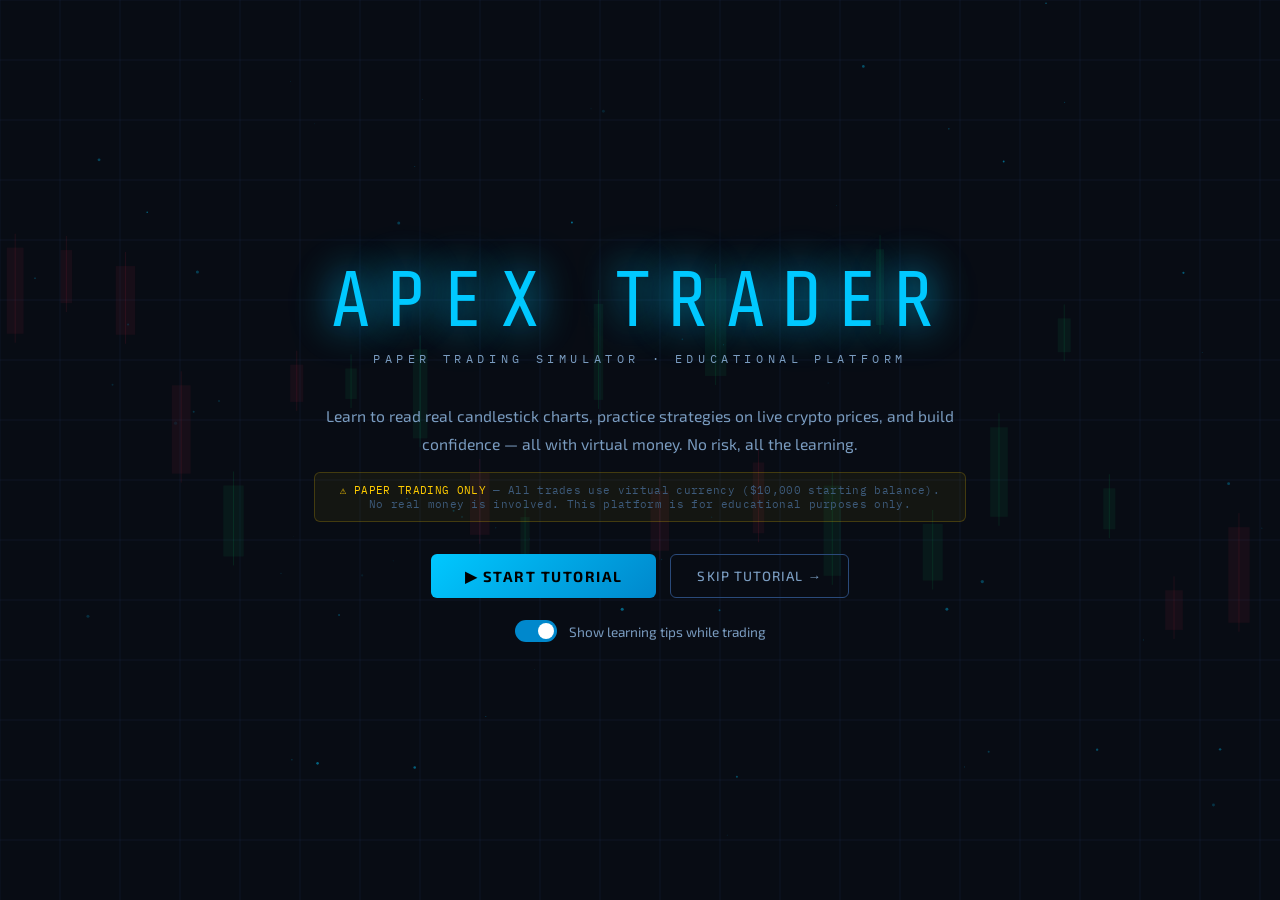
<file: index-1.html>
<!DOCTYPE html>
<html lang="en">
<head>
  <meta charset="UTF-8" />
  <meta name="viewport" content="width=device-width, initial-scale=1.0" />
  <title>APEX TRADER — Paper Trading Simulator</title>
  <link rel="stylesheet" href="style.css" />
</head>
<body>

<!-- ===================================================================
     LANDING SCREEN
=================================================================== -->
<div id="landing">
  <canvas id="landing-canvas"></canvas>
  <div class="landing-content">
    <div class="landing-logo">APEX TRADER</div>
    <div class="landing-sub">Paper Trading Simulator · Educational Platform</div>
    <p class="landing-desc">
      Learn to read real candlestick charts, practice strategies on live crypto prices,
      and build confidence — all with virtual money. No risk, all the learning.
    </p>
    <div class="disclaimer">
      <span>⚠ PAPER TRADING ONLY</span> — All trades use virtual currency ($10,000 starting balance).
      No real money is involved. This platform is for educational purposes only.
    </div>
    <div class="landing-buttons">
      <button class="btn-primary" onclick="startTutorial()">▶ Start Tutorial</button>
      <button class="btn-secondary" onclick="skipToTrading()">Skip Tutorial →</button>
    </div>
    <div class="toggle-row">
      <div class="toggle-switch on" id="learn-toggle" onclick="this.classList.toggle('on')"></div>
      <span>Show learning tips while trading</span>
    </div>
  </div>
</div>

<!-- ===================================================================
     MAIN APP
=================================================================== -->
<div id="app">

  <!-- TOP NAV -->
  <div class="topnav" id="topnav">
    <div class="nav-logo">APEX</div>
    <div class="nav-sep"></div>

    <!-- Coin selector (CoinGecko) -->
    <select class="coin-select" id="coin-select" onchange="onCoinChange()">
      <option value="bitcoin">BTC/USD</option>
      <option value="ethereum">ETH/USD</option>
      <option value="solana">SOL/USD</option>
      <option value="binancecoin">BNB/USD</option>
      <option value="ripple">XRP/USD</option>
      <option value="cardano">ADA/USD</option>
      <option value="dogecoin">DOGE/USD</option>
      <option value="avalanche-2">AVAX/USD</option>
      <option value="chainlink">LINK/USD</option>
      <option value="polkadot">DOT/USD</option>
    </select>

    <div class="nav-symbol" id="nav-symbol">BTC/USD</div>
    <div class="nav-price" id="nav-price">$—</div>
    <div class="nav-change up" id="nav-change">—</div>
    <div class="live-dot" id="live-dot"></div>
    <!-- Data source badge -->
    <div class="nav-data-badge sim-badge" id="data-source-badge">SIM</div>

    <div class="nav-sep"></div>

    <div class="tf-group">
      <button class="tf-btn active" data-tf="1">1m</button>
      <button class="tf-btn" data-tf="5">5m</button>
      <button class="tf-btn" data-tf="15">15m</button>
      <button class="tf-btn" data-tf="60">1h</button>
    </div>

    <div class="nav-sep"></div>

    <div class="speed-group">
      <span class="speed-label">SIM:</span>
      <button class="speed-btn active" data-spd="1">1×</button>
      <button class="speed-btn" data-spd="2">2×</button>
      <button class="speed-btn" data-spd="5">5×</button>
      <button class="speed-btn" data-spd="10">10×</button>
    </div>

    <button class="play-btn" id="play-btn" title="Play / Pause" onclick="togglePause()">⏸</button>

    <div class="nav-spacer"></div>

    <button class="nav-icon-btn" title="Resume Tutorial" onclick="resumeTutorial()">📚 Tutorial</button>
    <button class="nav-icon-btn" title="Glossary"  onclick="openModal('glossary-modal')">📖 Glossary</button>
    <button class="nav-icon-btn" title="Settings"  onclick="openModal('settings-modal')">⚙ Settings</button>
    <button class="nav-icon-btn" title="Reset"     onclick="openModal('reset-modal')">↺ Reset</button>
  </div>

  <!-- MAIN LAYOUT -->
  <div class="main-layout">

    <!-- CHART SECTION -->
    <div class="chart-section" id="chart-section">

      <div class="chart-header" id="chart-header">
        <div class="indicator-btns">
          <button class="ind-btn" data-ind="sma" onclick="toggleIndicator('sma',this)">SMA</button>
          <button class="ind-btn" data-ind="ema" onclick="toggleIndicator('ema',this)">EMA</button>
          <button class="ind-btn" data-ind="rsi" onclick="toggleIndicator('rsi',this)">RSI</button>
          <button class="ind-btn" data-ind="vol" onclick="toggleIndicator('vol',this)">VOL</button>
        </div>
        <div class="chart-header-spacer"></div>
        <button class="resume-tut-btn" id="tut-resume-small" onclick="resumeTutorial()" style="display:none">Resume Tutorial</button>
      </div>

      <div class="chart-wrap" id="chart-wrap">
        <canvas id="chart-canvas"></canvas>
        <div class="crosshair-price" id="crosshair-price"></div>
        <div class="crosshair-time"  id="crosshair-time"></div>
        <div class="ohlc-display" id="ohlc-display">
          <div class="ohlc-item"><span>O</span><span class="ohlc-o" id="ohlc-o">—</span></div>
          <div class="ohlc-item"><span>H</span><span class="ohlc-h" id="ohlc-h">—</span></div>
          <div class="ohlc-item"><span>L</span><span class="ohlc-l" id="ohlc-l">—</span></div>
          <div class="ohlc-item"><span>C</span><span class="ohlc-c" id="ohlc-c">—</span></div>
        </div>
        <!-- News ticker -->
        <div class="news-ticker">
          <div class="ticker-label">NEWS</div>
          <div class="ticker-content" id="news-ticker-content">Loading market data...</div>
        </div>
      </div>

      <!-- RSI sub-panel -->
      <div id="rsi-panel"><canvas id="rsi-canvas"></canvas></div>
      <!-- Volume sub-panel -->
      <div id="volume-panel"><canvas id="vol-canvas"></canvas></div>

    </div><!-- /chart-section -->

    <!-- RIGHT PANEL -->
    <div class="right-panel" id="right-panel">
      <div class="panel-tabs">
        <button class="panel-tab active" onclick="switchTab('trade',this)">Trade</button>
        <button class="panel-tab" onclick="switchTab('portfolio',this)">Portfolio</button>
        <button class="panel-tab" onclick="switchTab('history',this)">History</button>
        <button class="panel-tab" onclick="switchTab('journal',this)">Journal</button>
      </div>

      <div class="panel-content">

        <!-- ====== TRADE TAB ====== -->
        <div class="panel-section active" id="tab-trade">
          <div class="stat-grid" style="margin-bottom:11px">
            <div class="stat-box">
              <div class="stat-label">Balance</div>
              <div class="stat-value accent" id="balance-display">$10,000</div>
            </div>
            <div class="stat-box">
              <div class="stat-label">Equity</div>
              <div class="stat-value" id="equity-display">$10,000</div>
            </div>
            <div class="stat-box">
              <div class="stat-label">Unrealized PnL</div>
              <div class="stat-value" id="unreal-pnl">$0.00</div>
            </div>
            <div class="stat-box">
              <div class="stat-label">Realized PnL</div>
              <div class="stat-value" id="real-pnl">$0.00</div>
            </div>
          </div>

          <div class="trade-form" id="trade-form">
            <div class="form-group">
              <div class="form-label">
                <span>Position Size (USD)</span>
                <span class="hint" id="risk-hint">0% of balance</span>
              </div>
              <input type="number" class="form-input" id="size-input"
                     value="500" min="10" step="10" oninput="updateRisk()" />
            </div>
            <div class="form-group">
              <div class="form-label"><span>Stop Loss (Price)</span><span class="hint">Optional</span></div>
              <input type="number" class="form-input" id="sl-input" placeholder="e.g. 41000" />
            </div>
            <div class="form-group">
              <div class="form-label"><span>Take Profit (Price)</span><span class="hint">Optional</span></div>
              <input type="number" class="form-input" id="tp-input" placeholder="e.g. 44000" />
            </div>
            <div class="risk-bar-wrap">
              <div style="display:flex;justify-content:space-between">
                <span>Risk Level</span>
                <span id="risk-pct">0%</span>
              </div>
              <div class="risk-bar"><div class="risk-fill" id="risk-fill" style="width:5%"></div></div>
            </div>
            <div class="trade-btns">
              <button class="trade-buy"  id="buy-btn"  onclick="executeTrade('long')">↑ BUY LONG</button>
              <button class="trade-sell" id="sell-btn" onclick="executeTrade('short')">↓ SELL SHORT</button>
            </div>
          </div>

          <div style="margin-top:13px">
            <div class="section-title">Open Positions</div>
            <div id="open-positions">
              <div class="empty-state">No open positions.<br>Place a trade above.</div>
            </div>
          </div>
        </div>

        <!-- ====== PORTFOLIO TAB ====== -->
        <div class="panel-section" id="tab-portfolio">
          <div class="section-title">Account Summary</div>
          <div class="stat-grid">
            <div class="stat-box"><div class="stat-label">Balance</div>
              <div class="stat-value accent" id="port-balance">$10,000</div></div>
            <div class="stat-box"><div class="stat-label">Total PnL</div>
              <div class="stat-value" id="port-total-pnl">$0.00</div></div>
            <div class="stat-box"><div class="stat-label">Win Rate</div>
              <div class="stat-value" id="port-winrate">—</div></div>
            <div class="stat-box"><div class="stat-label">Total Trades</div>
              <div class="stat-value" id="port-trades">0</div></div>
            <div class="stat-box"><div class="stat-label">Best Trade</div>
              <div class="stat-value green" id="port-best">—</div></div>
            <div class="stat-box"><div class="stat-label">Worst Trade</div>
              <div class="stat-value red" id="port-worst">—</div></div>
          </div>
          <div class="section-title" style="margin-top:13px">Open Positions</div>
          <div id="port-positions"><div class="empty-state">No open positions.</div></div>
        </div>

        <!-- ====== HISTORY TAB ====== -->
        <div class="panel-section" id="tab-history">
          <div class="section-title">Trade History</div>
          <div id="trade-history">
            <div class="empty-state">No closed trades yet.<br>Close a position to see history.</div>
          </div>
        </div>

        <!-- ====== JOURNAL TAB ====== -->
        <div class="panel-section" id="tab-journal">
          <div class="section-title">Trading Journal</div>
          <textarea class="journal-input" id="journal-input"
                    placeholder="Write your trade notes here..."></textarea>
          <button class="btn-secondary"
                  style="width:100%;margin-bottom:11px;padding:7px"
                  onclick="saveJournal()">Save Note</button>
          <div id="journal-entries"></div>
        </div>

      </div><!-- /panel-content -->
    </div><!-- /right-panel -->

  </div><!-- /main-layout -->

  <!-- BOTTOM BAR -->
  <div class="bottom-bar">
    <div class="bottom-stat">Market: <strong id="market-status">LIVE</strong></div>
    <div class="bottom-stat">Data: <strong id="data-mode">SIM</strong></div>
    <div class="bottom-stat">Candles: <strong id="candle-count">0</strong></div>
    <div class="bottom-stat">Wins: <strong id="win-count" style="color:var(--bull-color)">0</strong></div>
    <div class="bottom-stat">Losses: <strong id="loss-count" style="color:var(--bear-color)">0</strong></div>
    <div class="bottom-stat" style="margin-left:auto">
      Session PnL: <strong id="session-pnl">$0.00</strong>
    </div>
  </div>

</div><!-- /app -->


<!-- ===================================================================
     TUTORIAL OVERLAY
=================================================================== -->
<div id="tutorial-overlay" style="display:none">
  <div class="tut-backdrop" id="tut-backdrop"></div>
  <div class="tut-spotlight" id="tut-spotlight"></div>
  <div class="tut-card" id="tut-card">
    <div class="tut-card-header">
      <span class="tut-step-badge" id="tut-badge">STEP 1 / 20</span>
      <button class="tut-skip-btn" onclick="endTutorial()">Skip Tutorial ×</button>
    </div>
    <div class="tut-progress-bar">
      <div class="tut-progress-fill" id="tut-progress"></div>
    </div>
    <div class="tut-title" id="tut-title"></div>
    <div class="tut-body"  id="tut-body"></div>
    <div class="tut-nav">
      <button class="tut-prev" onclick="tutPrev()">← Back</button>
      <button class="tut-next" onclick="tutNext()" id="tut-next-btn">Next →</button>
    </div>
  </div>
</div>


<!-- ===================================================================
     EDUCATION PANEL (Mentor Tips)
=================================================================== -->
<div id="edu-panel">
  <div class="edu-header">
    <span class="edu-title">💡 Mentor Tip</span>
    <button class="edu-close"
            onclick="document.getElementById('edu-panel').classList.remove('visible')">×</button>
  </div>
  <div class="edu-msg" id="edu-msg"></div>
</div>


<!-- ===================================================================
     NOTIFICATIONS
=================================================================== -->
<div id="notifications"></div>


<!-- ===================================================================
     GLOSSARY MODAL
=================================================================== -->
<div class="modal-backdrop" id="glossary-modal"
     onclick="if(event.target===this)closeModal('glossary-modal')">
  <div class="modal-box">
    <div class="modal-header">
      <h2>📖 GLOSSARY</h2>
      <button class="edu-close" style="font-size:1.2rem"
              onclick="closeModal('glossary-modal')">×</button>
    </div>
    <div id="glossary-list"></div>
  </div>
</div>


<!-- ===================================================================
     RESET MODAL
=================================================================== -->
<div class="modal-backdrop" id="reset-modal"
     onclick="if(event.target===this)closeModal('reset-modal')">
  <div class="modal-box reset-box">
    <h2>↺ RESET SIMULATION</h2>
    <p>This will restore your balance to $10,000 and clear all positions and trade history. Are you sure?</p>
    <div class="reset-btns">
      <button class="btn-primary" onclick="doReset()">Reset Everything</button>
      <button class="btn-secondary" onclick="closeModal('reset-modal')">Cancel</button>
    </div>
  </div>
</div>


<!-- ===================================================================
     SETTINGS MODAL
=================================================================== -->
<div class="modal-backdrop" id="settings-modal"
     onclick="if(event.target===this)closeModal('settings-modal')">
  <div class="modal-box">
    <div class="modal-header">
      <h2>⚙ SETTINGS</h2>
      <button class="edu-close" style="font-size:1.2rem"
              onclick="closeModal('settings-modal')">×</button>
    </div>

    <!-- Theme colors -->
    <div class="settings-section">
      <div class="settings-section-title">Accent Theme Color</div>
      <div class="theme-swatches" id="theme-swatches">
        <div class="theme-swatch active" data-theme="cyan"
             style="background:#00c8ff" title="Cyan" onclick="setTheme('cyan',this)"></div>
        <div class="theme-swatch" data-theme="emerald"
             style="background:#00ffaa" title="Emerald" onclick="setTheme('emerald',this)"></div>
        <div class="theme-swatch" data-theme="violet"
             style="background:#bb66ff" title="Violet" onclick="setTheme('violet',this)"></div>
        <div class="theme-swatch" data-theme="amber"
             style="background:#ffaa00" title="Amber" onclick="setTheme('amber',this)"></div>
        <div class="theme-swatch" data-theme="rose"
             style="background:#ff6688" title="Rose" onclick="setTheme('rose',this)"></div>
        <!-- Custom accent -->
        <label style="display:flex;align-items:center;gap:6px;font-family:var(--font-mono);font-size:0.7rem;color:var(--text-secondary)">
          Custom:
          <input type="color" class="color-input" id="custom-accent"
                 value="#00c8ff" oninput="setCustomAccent(this.value)" />
        </label>
      </div>
    </div>

    <!-- Candlestick colors -->
    <div class="settings-section">
      <div class="settings-section-title">Candlestick Colors</div>
      <div class="color-row">
        <label>Bullish (Up) candle</label>
        <input type="color" class="color-input" id="bull-color-input"
               value="#00e67a" oninput="setCandleColor('bull',this.value)" />
        <span style="font-family:var(--font-mono);font-size:0.7rem;color:var(--text-secondary)" id="bull-hex">#00e67a</span>
      </div>
      <div class="color-row">
        <label>Bearish (Down) candle</label>
        <input type="color" class="color-input" id="bear-color-input"
               value="#ff3355" oninput="setCandleColor('bear',this.value)" />
        <span style="font-family:var(--font-mono);font-size:0.7rem;color:var(--text-secondary)" id="bear-hex">#ff3355</span>
      </div>
      <!-- Presets -->
      <div style="margin-top:10px;display:flex;gap:8px;flex-wrap:wrap">
        <button class="btn-secondary" style="padding:5px 11px;font-size:0.7rem"
                onclick="applyCandlePreset('#00e67a','#ff3355')">🟢🔴 Default</button>
        <button class="btn-secondary" style="padding:5px 11px;font-size:0.7rem"
                onclick="applyCandlePreset('#26a69a','#ef5350')">🩵❤ TradingView</button>
        <button class="btn-secondary" style="padding:5px 11px;font-size:0.7rem"
                onclick="applyCandlePreset('#ffffff','#000000')">⬜⬛ B&W</button>
        <button class="btn-secondary" style="padding:5px 11px;font-size:0.7rem"
                onclick="applyCandlePreset('#00aaff','#ff6600')">🔵🟠 Blue/Orange</button>
      </div>
    </div>

    <!-- Data source -->
    <div class="settings-section">
      <div class="settings-section-title">Market Data Source</div>
      <div style="display:flex;gap:10px;flex-wrap:wrap">
        <button class="btn-secondary" style="padding:7px 16px;font-size:0.78rem" id="btn-use-live"
                onclick="switchDataSource('live')">🌐 Live (CoinGecko)</button>
        <button class="btn-secondary" style="padding:7px 16px;font-size:0.78rem" id="btn-use-sim"
                onclick="switchDataSource('sim')">🎲 Simulated</button>
      </div>
      <p style="font-family:var(--font-mono);font-size:0.68rem;color:var(--text-dim);margin-top:10px;line-height:1.6">
        Live mode pulls real price data from CoinGecko's free API every 10 seconds and
        generates candles from actual price movement. Simulated mode uses a procedural
        market engine. Both are paper trading only.
      </p>
    </div>

    <!-- Learn mode -->
    <div class="settings-section">
      <div class="settings-section-title">Learning Mode</div>
      <div class="toggle-row" style="justify-content:flex-start">
        <div class="toggle-switch on" id="settings-learn-toggle"
             onclick="toggleLearnMode(this)"></div>
        <span style="font-size:0.84rem;color:var(--text-secondary)">Show mentor tips &amp; educational warnings</span>
      </div>
    </div>

  </div>
</div>

<!-- JS -->
<script src="app.js"></script>
</body>
</html>
</file>
<file: style.css>
/* ============================================================
   APEX TRADER — style.css
   Paper Trading Simulator — Educational Platform
   ============================================================ */

@import url('https://fonts.googleapis.com/css2?family=Share+Tech+Mono&family=Exo+2:wght@300;400;500;600;700;900&family=IBM+Plex+Mono:wght@300;400;500&display=swap');

/* ============================================================
   CSS CUSTOM PROPERTIES (Theme Engine)
   ============================================================ */
:root {
  /* === BACKGROUND LAYERS === */
  --bg-deep:    #080c14;
  --bg-main:    #0d1421;
  --bg-panel:   #111827;
  --bg-card:    #141e2e;
  --bg-input:   #0d1829;

  /* === BORDERS === */
  --border:        #1e3050;
  --border-bright: #2a4a7a;

  /* === ACCENT (theme-switchable) === */
  --accent:      #00c8ff;
  --accent2:     #0088cc;
  --accent-glow: rgba(0,200,255,0.15);

  /* === CANDLE COLORS (user-customizable) === */
  --bull-color:     #00e67a;
  --bull-glow:      rgba(0,230,122,0.15);
  --bear-color:     #ff3355;
  --bear-glow:      rgba(255,51,85,0.15);

  /* === STATIC COLORS === */
  --yellow:  #ffcc00;

  /* === TEXT === */
  --text-primary:   #e8f0ff;
  --text-secondary: #7a9cc0;
  --text-dim:       #3d5a7a;

  /* === TYPOGRAPHY === */
  --font-main: 'Exo 2', sans-serif;
  --font-mono: 'IBM Plex Mono', monospace;
  --font-tech: 'Share Tech Mono', monospace;
}

/* ============================================================
   THEME PRESETS — applied via JS by adding class to :root
   ============================================================ */
:root.theme-amber {
  --accent:      #ffaa00;
  --accent2:     #cc7700;
  --accent-glow: rgba(255,170,0,0.15);
}
:root.theme-violet {
  --accent:      #bb66ff;
  --accent2:     #8833cc;
  --accent-glow: rgba(187,102,255,0.15);
}
:root.theme-emerald {
  --accent:      #00ffaa;
  --accent2:     #00cc77;
  --accent-glow: rgba(0,255,170,0.15);
}
:root.theme-rose {
  --accent:      #ff6688;
  --accent2:     #cc3355;
  --accent-glow: rgba(255,102,136,0.15);
}
:root.theme-cyan {
  --accent:      #00c8ff;
  --accent2:     #0088cc;
  --accent-glow: rgba(0,200,255,0.15);
}

/* ============================================================
   RESET & BASE
   ============================================================ */
*, *::before, *::after { margin: 0; padding: 0; box-sizing: border-box; }

html, body {
  width: 100%; height: 100%;
  background: var(--bg-deep);
  color: var(--text-primary);
  font-family: var(--font-main);
  overflow: hidden;
}

button { font-family: inherit; }

/* ============================================================
   LANDING SCREEN
   ============================================================ */
#landing {
  position: fixed; inset: 0;
  background: var(--bg-deep);
  display: flex; flex-direction: column;
  align-items: center; justify-content: center;
  z-index: 1000;
  overflow: hidden;
  transition: opacity 0.5s;
}

#landing-canvas {
  position: absolute; inset: 0;
  pointer-events: none;
}

.landing-content {
  position: relative; z-index: 2;
  text-align: center;
  max-width: 700px;
  padding: 40px 24px;
}

.landing-logo {
  font-family: var(--font-tech);
  font-size: clamp(2.4rem, 6vw, 5rem);
  letter-spacing: 0.2em;
  color: var(--accent);
  text-shadow: 0 0 40px var(--accent), 0 0 80px var(--accent-glow);
  margin-bottom: 6px;
}

.landing-sub {
  font-family: var(--font-mono);
  font-size: 0.72rem;
  letter-spacing: 0.4em;
  color: var(--text-secondary);
  text-transform: uppercase;
  margin-bottom: 36px;
}

.landing-desc {
  font-size: 0.98rem;
  line-height: 1.8;
  color: var(--text-secondary);
  margin-bottom: 14px;
}

.disclaimer {
  font-family: var(--font-mono);
  font-size: 0.68rem;
  color: var(--text-dim);
  background: rgba(255,204,0,0.05);
  border: 1px solid rgba(255,204,0,0.2);
  border-radius: 6px;
  padding: 10px 16px;
  margin-bottom: 32px;
  letter-spacing: 0.03em;
}
.disclaimer span { color: var(--yellow); }

.landing-buttons {
  display: flex; gap: 14px; justify-content: center; flex-wrap: wrap;
  margin-bottom: 22px;
}

.toggle-row {
  display: flex; align-items: center; gap: 12px;
  justify-content: center;
  font-size: 0.85rem;
  color: var(--text-secondary);
}

/* ============================================================
   BUTTONS
   ============================================================ */
.btn-primary {
  font-family: var(--font-main);
  font-weight: 700;
  font-size: 0.92rem;
  letter-spacing: 0.1em;
  text-transform: uppercase;
  padding: 13px 34px;
  border: none; border-radius: 6px;
  cursor: pointer;
  background: linear-gradient(135deg, var(--accent), var(--accent2));
  color: #000;
  transition: all 0.2s;
}
.btn-primary:hover {
  transform: translateY(-2px);
  box-shadow: 0 8px 28px var(--accent-glow);
}

.btn-secondary {
  font-family: var(--font-main);
  font-weight: 500;
  font-size: 0.84rem;
  letter-spacing: 0.08em;
  text-transform: uppercase;
  padding: 13px 26px;
  border: 1px solid var(--border-bright);
  border-radius: 6px;
  cursor: pointer;
  background: transparent;
  color: var(--text-secondary);
  transition: all 0.2s;
}
.btn-secondary:hover {
  border-color: var(--accent);
  color: var(--accent);
  background: var(--accent-glow);
}

.btn-danger {
  background: var(--bear-color);
  color: #fff;
  border: none;
  border-radius: 6px;
  padding: 10px 22px;
  font-weight: 700;
  cursor: pointer;
  transition: opacity 0.2s;
}
.btn-danger:hover { opacity: 0.85; }

/* ============================================================
   TOGGLE SWITCH
   ============================================================ */
.toggle-switch {
  width: 42px; height: 22px;
  background: var(--border);
  border-radius: 11px;
  cursor: pointer;
  position: relative;
  transition: background 0.2s;
  flex-shrink: 0;
}
.toggle-switch.on { background: var(--accent2); }
.toggle-switch::after {
  content: '';
  position: absolute;
  top: 3px; left: 3px;
  width: 16px; height: 16px;
  background: #fff;
  border-radius: 50%;
  transition: transform 0.2s;
}
.toggle-switch.on::after { transform: translateX(20px); }

/* ============================================================
   APP SHELL
   ============================================================ */
#app {
  display: none;
  width: 100vw; height: 100vh;
  flex-direction: column;
  overflow: hidden;
}
#app.visible { display: flex; }

/* ============================================================
   TOP NAVIGATION
   ============================================================ */
.topnav {
  height: 48px;
  background: var(--bg-panel);
  border-bottom: 1px solid var(--border);
  display: flex; align-items: center;
  padding: 0 14px;
  gap: 12px;
  flex-shrink: 0;
  z-index: 100;
  overflow-x: auto;
}

.topnav::-webkit-scrollbar { display: none; }

.nav-logo {
  font-family: var(--font-tech);
  font-size: 1rem;
  letter-spacing: 0.15em;
  color: var(--accent);
  text-shadow: 0 0 12px var(--accent);
  white-space: nowrap;
  flex-shrink: 0;
}

.nav-sep {
  width: 1px; height: 24px;
  background: var(--border);
  flex-shrink: 0;
}

/* Coin selector */
.coin-select {
  background: var(--bg-input);
  border: 1px solid var(--border);
  border-radius: 5px;
  padding: 4px 8px;
  font-family: var(--font-tech);
  font-size: 0.8rem;
  color: var(--text-primary);
  cursor: pointer;
  outline: none;
  transition: border-color 0.15s;
}
.coin-select:focus { border-color: var(--accent); }

.nav-symbol {
  font-family: var(--font-tech);
  font-size: 0.88rem;
  color: var(--text-secondary);
  white-space: nowrap;
  flex-shrink: 0;
}

.nav-price {
  font-family: var(--font-tech);
  font-size: 1rem;
  font-weight: 700;
  letter-spacing: 0.04em;
  transition: color 0.25s;
  white-space: nowrap;
  flex-shrink: 0;
}

.nav-change {
  font-family: var(--font-mono);
  font-size: 0.72rem;
  padding: 3px 8px;
  border-radius: 4px;
  font-weight: 500;
  white-space: nowrap;
  flex-shrink: 0;
}
.nav-change.up { background: var(--bull-glow); color: var(--bull-color); }
.nav-change.dn { background: var(--bear-glow); color: var(--bear-color); }

.nav-data-badge {
  font-family: var(--font-mono);
  font-size: 0.6rem;
  padding: 2px 7px;
  border-radius: 4px;
  letter-spacing: 0.08em;
  white-space: nowrap;
  flex-shrink: 0;
}
.nav-data-badge.live-badge { background: rgba(0,230,122,0.1); color: var(--bull-color); border: 1px solid rgba(0,230,122,0.2); }
.nav-data-badge.sim-badge  { background: rgba(255,204,0,0.1);  color: var(--yellow);     border: 1px solid rgba(255,204,0,0.2); }

.nav-spacer { flex: 1; min-width: 8px; }

.tf-group { display: flex; gap: 4px; flex-shrink: 0; }

.tf-btn {
  font-family: var(--font-mono);
  font-size: 0.68rem;
  padding: 4px 9px;
  border: 1px solid var(--border);
  border-radius: 4px;
  background: transparent;
  color: var(--text-dim);
  cursor: pointer;
  transition: all 0.15s;
  letter-spacing: 0.04em;
  white-space: nowrap;
}
.tf-btn:hover  { border-color: var(--accent); color: var(--accent); }
.tf-btn.active { background: var(--accent-glow); border-color: var(--accent); color: var(--accent); }

.speed-group { display: flex; gap: 4px; align-items: center; flex-shrink: 0; }
.speed-label { font-family: var(--font-mono); font-size: 0.62rem; color: var(--text-dim); }

.speed-btn {
  font-family: var(--font-mono);
  font-size: 0.62rem;
  padding: 3px 7px;
  border: 1px solid var(--border);
  border-radius: 4px;
  background: transparent;
  color: var(--text-dim);
  cursor: pointer;
  transition: all 0.15s;
}
.speed-btn:hover  { border-color: var(--accent2); color: var(--accent2); }
.speed-btn.active { background: rgba(0,136,204,0.12); border-color: var(--accent2); color: var(--accent2); }

.play-btn {
  font-size: 0.8rem;
  width: 28px; height: 28px;
  border: 1px solid var(--border-bright);
  border-radius: 50%;
  background: transparent;
  color: var(--accent);
  cursor: pointer;
  display: flex; align-items: center; justify-content: center;
  transition: all 0.15s;
  flex-shrink: 0;
}
.play-btn:hover { background: var(--accent-glow); border-color: var(--accent); }

.nav-icon-btn {
  width: 28px; height: 28px;
  border: 1px solid var(--border);
  border-radius: 5px;
  background: transparent;
  color: var(--text-secondary);
  cursor: pointer;
  display: flex; align-items: center; justify-content: center;
  font-size: 0.82rem;
  transition: all 0.15s;
  flex-shrink: 0;
  white-space: nowrap;
  padding: 0 6px;
  width: auto;
  font-size: 0.7rem;
  gap: 4px;
}
.nav-icon-btn:hover { border-color: var(--accent); color: var(--accent); background: var(--accent-glow); }

/* ============================================================
   MAIN LAYOUT
   ============================================================ */
.main-layout {
  flex: 1;
  display: flex;
  overflow: hidden;
  min-height: 0;
}

/* ============================================================
   CHART SECTION
   ============================================================ */
.chart-section {
  flex: 1;
  display: flex;
  flex-direction: column;
  min-width: 0;
  border-right: 1px solid var(--border);
}

.chart-header {
  height: 38px;
  display: flex; align-items: center;
  padding: 0 14px;
  gap: 10px;
  border-bottom: 1px solid var(--border);
  flex-shrink: 0;
  background: var(--bg-panel);
}

.indicator-btns { display: flex; gap: 6px; }

.ind-btn {
  font-family: var(--font-mono);
  font-size: 0.63rem;
  padding: 3px 8px;
  border: 1px solid var(--border);
  border-radius: 4px;
  background: transparent;
  color: var(--text-dim);
  cursor: pointer;
  transition: all 0.15s;
  letter-spacing: 0.03em;
}
.ind-btn:hover  { border-color: var(--yellow); color: var(--yellow); }
.ind-btn.active { background: rgba(255,204,0,0.08); border-color: var(--yellow); color: var(--yellow); }

.chart-header-spacer { flex: 1; }

.resume-tut-btn {
  font-family: var(--font-main);
  font-size: 0.68rem; font-weight: 600;
  letter-spacing: 0.06em; text-transform: uppercase;
  padding: 5px 11px;
  border: 1px solid var(--accent);
  border-radius: 4px;
  background: var(--accent-glow);
  color: var(--accent);
  cursor: pointer;
  transition: all 0.15s;
}
.resume-tut-btn:hover { background: rgba(0,200,255,0.2); }

.chart-wrap {
  flex: 1;
  position: relative;
  min-height: 0;
}

#chart-canvas {
  display: block;
  width: 100%; height: 100%;
  cursor: crosshair;
}

.crosshair-price {
  position: absolute; right: 0;
  background: var(--accent); color: #000;
  font-family: var(--font-tech); font-size: 0.7rem;
  padding: 2px 7px;
  pointer-events: none; display: none; z-index: 10;
  border-radius: 3px 0 0 3px;
}

.crosshair-time {
  position: absolute; bottom: 28px;
  background: var(--accent); color: #000;
  font-family: var(--font-tech); font-size: 0.63rem;
  padding: 2px 6px;
  pointer-events: none; display: none; z-index: 10;
  border-radius: 3px; transform: translateX(-50%);
}

.ohlc-display {
  position: absolute; top: 10px; left: 14px;
  font-family: var(--font-mono); font-size: 0.68rem;
  color: var(--text-secondary);
  pointer-events: none; z-index: 5;
  display: flex; gap: 14px;
}
.ohlc-item span { margin-right: 3px; color: var(--text-dim); }
.ohlc-h { color: var(--bull-color); }
.ohlc-l { color: var(--bear-color); }
.ohlc-c { color: var(--text-primary); font-weight: 600; }

/* Sub-panels */
#rsi-panel {
  height: 80px;
  background: var(--bg-deep);
  border-top: 1px solid var(--border);
  position: relative; flex-shrink: 0;
  display: none;
}
#rsi-panel.visible { display: block; }
#rsi-canvas { display: block; width: 100%; height: 100%; }

#volume-panel {
  height: 58px;
  background: var(--bg-deep);
  border-top: 1px solid var(--border);
  position: relative; flex-shrink: 0;
  display: none;
}
#volume-panel.visible { display: block; }
#vol-canvas { display: block; width: 100%; height: 100%; }

/* News ticker */
.news-ticker {
  position: absolute; bottom: 0; left: 0; right: 0;
  height: 22px;
  background: rgba(0,0,0,0.55);
  overflow: hidden;
  display: flex; align-items: center;
  pointer-events: none;
}
.ticker-label {
  background: var(--accent); color: #000;
  font-family: var(--font-tech); font-size: 0.58rem;
  padding: 2px 8px; letter-spacing: 0.1em;
  white-space: nowrap; height: 100%;
  display: flex; align-items: center;
  flex-shrink: 0; z-index: 2;
}
.ticker-content {
  font-family: var(--font-mono); font-size: 0.6rem;
  color: var(--text-secondary);
  white-space: nowrap;
  animation: ticker 55s linear infinite;
  padding-left: 20px;
}
@keyframes ticker {
  from { transform: translateX(0); }
  to   { transform: translateX(-50%); }
}

/* ============================================================
   RIGHT PANEL
   ============================================================ */
.right-panel {
  width: 284px; flex-shrink: 0;
  display: flex; flex-direction: column;
  background: var(--bg-panel);
  overflow: hidden;
}

.panel-tabs {
  display: flex;
  border-bottom: 1px solid var(--border);
  flex-shrink: 0;
}
.panel-tab {
  flex: 1;
  padding: 9px 0;
  font-family: var(--font-main); font-size: 0.7rem;
  font-weight: 600; letter-spacing: 0.07em;
  text-transform: uppercase; text-align: center;
  cursor: pointer; color: var(--text-dim);
  border: none; background: none;
  border-bottom: 2px solid transparent;
  transition: all 0.15s;
}
.panel-tab:hover  { color: var(--text-secondary); }
.panel-tab.active { color: var(--accent); border-bottom-color: var(--accent); }

.panel-content {
  flex: 1; overflow-y: auto;
  padding: 12px;
  scrollbar-width: thin;
  scrollbar-color: var(--border) transparent;
}
.panel-content::-webkit-scrollbar { width: 4px; }
.panel-content::-webkit-scrollbar-thumb { background: var(--border); border-radius: 2px; }

.panel-section { display: none; }
.panel-section.active { display: block; }

/* ============================================================
   STATS GRID
   ============================================================ */
.stat-grid {
  display: grid; grid-template-columns: 1fr 1fr;
  gap: 7px; margin-bottom: 12px;
}
.stat-box {
  background: var(--bg-card);
  border: 1px solid var(--border);
  border-radius: 7px;
  padding: 9px 11px;
}
.stat-label {
  font-family: var(--font-mono); font-size: 0.58rem;
  letter-spacing: 0.07em; color: var(--text-dim);
  text-transform: uppercase; margin-bottom: 4px;
}
.stat-value {
  font-family: var(--font-tech); font-size: 0.9rem;
  color: var(--text-primary); font-weight: 700;
}
.stat-value.green  { color: var(--bull-color); }
.stat-value.red    { color: var(--bear-color); }
.stat-value.accent { color: var(--accent); }

/* ============================================================
   TRADE FORM
   ============================================================ */
.trade-form { display: flex; flex-direction: column; gap: 9px; }

.form-group { display: flex; flex-direction: column; gap: 4px; }

.form-label {
  font-family: var(--font-mono); font-size: 0.62rem;
  letter-spacing: 0.07em; color: var(--text-dim);
  text-transform: uppercase;
  display: flex; justify-content: space-between;
}
.form-label .hint { color: var(--text-dim); font-size: 0.58rem; }

.form-input {
  background: var(--bg-input);
  border: 1px solid var(--border);
  border-radius: 5px;
  padding: 8px 11px;
  font-family: var(--font-tech); font-size: 0.86rem;
  color: var(--text-primary);
  outline: none; transition: border-color 0.15s; width: 100%;
}
.form-input:focus { border-color: var(--accent); }

.trade-btns {
  display: grid; grid-template-columns: 1fr 1fr;
  gap: 7px; margin-top: 3px;
}

.trade-buy, .trade-sell {
  padding: 11px 0; border: none; border-radius: 6px;
  font-family: var(--font-main); font-size: 0.82rem;
  font-weight: 700; letter-spacing: 0.07em;
  text-transform: uppercase; cursor: pointer;
  transition: all 0.15s;
}
.trade-buy  { background: var(--bull-color); color: #000; }
.trade-buy:hover  { filter: brightness(1.15); box-shadow: 0 4px 18px var(--bull-glow); transform: translateY(-1px); }
.trade-sell { background: var(--bear-color); color: #fff; }
.trade-sell:hover { filter: brightness(1.15); box-shadow: 0 4px 18px var(--bear-glow); transform: translateY(-1px); }

.risk-bar-wrap {
  background: var(--bg-input); border: 1px solid var(--border);
  border-radius: 5px; padding: 8px 11px;
  font-family: var(--font-mono); font-size: 0.68rem;
  color: var(--text-secondary);
  display: flex; flex-direction: column; gap: 5px;
}
.risk-bar {
  height: 4px; background: var(--border);
  border-radius: 2px; overflow: hidden;
}
.risk-fill {
  height: 100%;
  background: linear-gradient(90deg, var(--bull-color), var(--yellow), var(--bear-color));
  border-radius: 2px; transition: width 0.3s;
}

/* ============================================================
   POSITION CARDS
   ============================================================ */
.section-title {
  font-family: var(--font-mono); font-size: 0.62rem;
  letter-spacing: 0.09em; color: var(--text-dim);
  text-transform: uppercase; margin-bottom: 9px;
  padding-bottom: 5px; border-bottom: 1px solid var(--border);
}

.position-card {
  background: var(--bg-card); border: 1px solid var(--border);
  border-radius: 7px; padding: 9px 11px; margin-bottom: 7px;
}
.pos-header {
  display: flex; justify-content: space-between; align-items: center;
  margin-bottom: 6px;
}
.pos-type {
  font-family: var(--font-mono); font-size: 0.62rem;
  font-weight: 700; letter-spacing: 0.09em;
  padding: 2px 6px; border-radius: 3px;
}
.pos-type.long  { background: var(--bull-glow); color: var(--bull-color); }
.pos-type.short { background: var(--bear-glow); color: var(--bear-color); }

.pos-close-btn {
  font-family: var(--font-mono); font-size: 0.62rem;
  padding: 2px 7px; border: 1px solid var(--border);
  border-radius: 3px; background: transparent;
  color: var(--text-dim); cursor: pointer; transition: all 0.15s;
}
.pos-close-btn:hover { border-color: var(--bear-color); color: var(--bear-color); }

.pos-row {
  display: flex; justify-content: space-between;
  font-family: var(--font-mono); font-size: 0.68rem;
  color: var(--text-secondary); margin-bottom: 3px;
}
.pos-pnl {
  font-family: var(--font-tech); font-size: 0.88rem;
  font-weight: 700; text-align: right; margin-top: 4px;
}

/* ============================================================
   TRADE HISTORY
   ============================================================ */
.history-row {
  display: flex; align-items: center; gap: 7px;
  padding: 7px 0; border-bottom: 1px solid var(--border);
  font-family: var(--font-mono); font-size: 0.68rem;
  color: var(--text-secondary);
}
.history-row:last-child { border-bottom: none; }

.hist-badge {
  padding: 2px 6px; border-radius: 3px;
  font-size: 0.58rem; font-weight: 700;
  letter-spacing: 0.07em; flex-shrink: 0;
}
.hist-badge.win  { background: var(--bull-glow); color: var(--bull-color); }
.hist-badge.loss { background: var(--bear-glow); color: var(--bear-color); }

.hist-pnl {
  margin-left: auto; font-weight: 700;
  font-family: var(--font-tech);
}

/* ============================================================
   JOURNAL
   ============================================================ */
.journal-input {
  width: 100%; background: var(--bg-input);
  border: 1px solid var(--border); border-radius: 5px;
  padding: 8px 10px; font-family: var(--font-mono); font-size: 0.74rem;
  color: var(--text-primary); outline: none; resize: none; height: 68px;
  margin-bottom: 7px; transition: border-color 0.15s;
}
.journal-input:focus { border-color: var(--accent); }

.journal-entry {
  background: var(--bg-card); border: 1px solid var(--border);
  border-radius: 6px; padding: 8px 10px; margin-bottom: 5px;
  font-family: var(--font-mono); font-size: 0.7rem;
  color: var(--text-secondary); line-height: 1.5;
}
.journal-entry .je-time { color: var(--text-dim); font-size: 0.6rem; margin-bottom: 3px; }

/* ============================================================
   EMPTY STATE
   ============================================================ */
.empty-state {
  font-family: var(--font-mono); font-size: 0.76rem;
  color: var(--text-dim); text-align: center;
  padding: 22px 0; line-height: 1.8;
}

/* ============================================================
   BOTTOM BAR
   ============================================================ */
.bottom-bar {
  height: 34px;
  background: var(--bg-panel); border-top: 1px solid var(--border);
  display: flex; align-items: center;
  padding: 0 14px; gap: 20px; flex-shrink: 0;
  overflow-x: auto;
}
.bottom-bar::-webkit-scrollbar { display: none; }

.bottom-stat {
  font-family: var(--font-mono); font-size: 0.66rem;
  color: var(--text-dim);
  display: flex; align-items: center; gap: 5px;
  white-space: nowrap; flex-shrink: 0;
}
.bottom-stat strong {
  font-family: var(--font-tech); font-size: 0.7rem;
  color: var(--text-secondary);
}

/* Live dot */
.live-dot {
  width: 7px; height: 7px; border-radius: 50%;
  background: var(--bull-color);
  animation: pulse 1.5s infinite; flex-shrink: 0;
}
.live-dot.paused { background: var(--yellow); animation: none; opacity: 0.7; }
@keyframes pulse {
  0%,100% { opacity:1; box-shadow: 0 0 0 0 rgba(0,230,122,0.4); }
  50%      { opacity:.7; box-shadow: 0 0 0 5px rgba(0,230,122,0); }
}

/* ============================================================
   TUTORIAL OVERLAY
   ============================================================ */
#tutorial-overlay {
  position: fixed; inset: 0;
  z-index: 500; pointer-events: none;
}
.tut-backdrop {
  position: absolute; inset: 0;
  background: rgba(0,0,0,0.76);
  pointer-events: auto;
}
.tut-spotlight {
  position: absolute; border-radius: 8px;
  box-shadow: 0 0 0 9999px rgba(0,0,0,0.76);
  border: 2px solid var(--accent);
  transition: all 0.4s cubic-bezier(0.4,0,0.2,1);
  pointer-events: none; z-index: 502;
}
.tut-card {
  position: absolute;
  background: var(--bg-card);
  border: 1px solid var(--border-bright);
  border-top: 3px solid var(--accent);
  border-radius: 10px; padding: 22px 26px;
  width: 340px; z-index: 503;
  pointer-events: auto;
  box-shadow: 0 20px 60px rgba(0,0,0,0.65);
  transition: all 0.3s cubic-bezier(0.4,0,0.2,1);
}
.tut-card-header {
  display: flex; justify-content: space-between; align-items: center;
  margin-bottom: 12px;
}
.tut-step-badge {
  font-family: var(--font-tech); font-size: 0.62rem;
  letter-spacing: 0.09em; color: var(--accent);
  background: var(--accent-glow);
  border: 1px solid rgba(0,200,255,0.2);
  border-radius: 4px; padding: 3px 8px;
}
.tut-skip-btn {
  font-size: 0.68rem; color: var(--text-dim);
  cursor: pointer; border: none; background: none;
  font-family: var(--font-mono); transition: color 0.2s;
}
.tut-skip-btn:hover { color: var(--text-secondary); }

.tut-title { font-weight: 700; font-size: 1.02rem; color: var(--text-primary); margin-bottom: 9px; }
.tut-body  { font-size: 0.86rem; line-height: 1.7; color: var(--text-secondary); margin-bottom: 16px; }
.tut-body .highlight { color: var(--accent); font-weight: 600; }
.tut-body .green { color: var(--bull-color); }
.tut-body .red   { color: var(--bear-color); }

.tut-progress-bar { height: 3px; background: var(--border); border-radius: 2px; margin-bottom: 14px; overflow: hidden; }
.tut-progress-fill {
  height: 100%;
  background: linear-gradient(90deg, var(--accent2), var(--accent));
  border-radius: 2px; transition: width 0.4s ease;
}

.tut-nav { display: flex; gap: 9px; justify-content: flex-end; }
.tut-nav button {
  font-family: var(--font-main); font-size: 0.78rem; font-weight: 600;
  padding: 7px 17px; border-radius: 5px; cursor: pointer; border: none;
  transition: all 0.15s;
}
.tut-prev {
  background: transparent; border: 1px solid var(--border-bright) !important;
  color: var(--text-secondary);
}
.tut-prev:hover { border-color: var(--accent) !important; color: var(--accent); }
.tut-next { background: linear-gradient(135deg, var(--accent), var(--accent2)); color: #000; }
.tut-next:hover { opacity: 0.85; }

.tut-candle-demo {
  display: flex; gap: 22px; justify-content: center; align-items: flex-end;
  padding: 14px 0;
}
.demo-candle {
  display: flex; flex-direction: column; align-items: center; gap: 2px;
  font-family: var(--font-mono); font-size: 0.6rem; color: var(--text-dim);
}
.demo-wick  { width: 2px; background: currentColor; border-radius: 1px; }
.demo-body  { width: 20px; border-radius: 2px; }
.demo-candle.bull { color: var(--bull-color); }
.demo-candle.bear { color: var(--bear-color); }

/* ============================================================
   EDUCATION PANEL
   ============================================================ */
#edu-panel {
  position: fixed; right: 290px; bottom: 38px;
  width: 300px;
  background: var(--bg-card);
  border: 1px solid var(--border-bright);
  border-radius: 10px; padding: 14px 17px;
  z-index: 200;
  box-shadow: 0 10px 40px rgba(0,0,0,0.55);
  display: none;
  animation: slideIn 0.3s ease;
}
#edu-panel.visible { display: block; }
@keyframes slideIn {
  from { opacity: 0; transform: translateY(10px); }
  to   { opacity: 1; transform: translateY(0); }
}
.edu-header { display: flex; justify-content: space-between; align-items: center; margin-bottom: 9px; }
.edu-title  { font-family: var(--font-mono); font-size: 0.62rem; letter-spacing: 0.09em; color: var(--accent); text-transform: uppercase; }
.edu-close  { cursor: pointer; color: var(--text-dim); background: none; border: none; font-size: 1rem; transition: color 0.15s; }
.edu-close:hover { color: var(--text-primary); }
.edu-msg    { font-size: 0.8rem; line-height: 1.65; color: var(--text-secondary); }

/* ============================================================
   NOTIFICATIONS
   ============================================================ */
#notifications {
  position: fixed; top: 58px; right: 14px;
  width: 276px; z-index: 600;
  display: flex; flex-direction: column; gap: 7px;
  pointer-events: none;
}
.notif {
  background: var(--bg-card);
  border-left: 3px solid var(--accent);
  border-radius: 6px; padding: 9px 13px;
  font-size: 0.78rem; color: var(--text-secondary);
  animation: notifIn 0.3s ease;
  pointer-events: auto;
  box-shadow: 0 4px 20px rgba(0,0,0,0.45);
}
.notif.success { border-left-color: var(--bull-color); }
.notif.danger  { border-left-color: var(--bear-color); }
.notif.warn    { border-left-color: var(--yellow); }
.notif-title   { font-weight: 700; color: var(--text-primary); font-size: 0.8rem; margin-bottom: 2px; }
@keyframes notifIn {
  from { opacity: 0; transform: translateX(20px); }
  to   { opacity: 1; transform: translateX(0); }
}

/* ============================================================
   MODALS (Glossary, Reset, Settings)
   ============================================================ */
.modal-backdrop {
  position: fixed; inset: 0;
  background: rgba(0,0,0,0.82);
  z-index: 700;
  display: none; align-items: center; justify-content: center;
}
.modal-backdrop.open { display: flex; }

.modal-box {
  background: var(--bg-panel);
  border: 1px solid var(--border-bright);
  border-radius: 12px; padding: 28px 30px;
  max-width: 560px; width: 92%;
  max-height: 82vh; overflow-y: auto;
}
.modal-header {
  display: flex; justify-content: space-between; align-items: center;
  margin-bottom: 20px;
}
.modal-header h2 {
  font-family: var(--font-tech); color: var(--accent);
  letter-spacing: 0.1em; font-size: 1.05rem;
}

/* Glossary */
.glossary-item { padding: 11px 0; border-bottom: 1px solid var(--border); }
.glossary-item:last-child { border-bottom: none; }
.glossary-term { font-family: var(--font-mono); font-size: 0.78rem; color: var(--accent); font-weight: 600; margin-bottom: 4px; }
.glossary-def  { font-size: 0.8rem; color: var(--text-secondary); line-height: 1.6; }

/* Reset box */
.reset-box { text-align: center; }
.reset-box h2 { font-family: var(--font-tech); color: var(--yellow); letter-spacing: 0.1em; margin-bottom: 12px; }
.reset-box p  { font-size: 0.86rem; color: var(--text-secondary); line-height: 1.6; margin-bottom: 22px; }
.reset-btns   { display: flex; gap: 11px; justify-content: center; }

/* Settings */
.settings-section { margin-bottom: 22px; }
.settings-section-title {
  font-family: var(--font-mono); font-size: 0.64rem;
  letter-spacing: 0.1em; color: var(--text-dim);
  text-transform: uppercase;
  margin-bottom: 12px; padding-bottom: 6px;
  border-bottom: 1px solid var(--border);
}

.theme-swatches { display: flex; gap: 10px; flex-wrap: wrap; }
.theme-swatch {
  width: 36px; height: 36px; border-radius: 50%;
  cursor: pointer; border: 3px solid transparent;
  transition: all 0.2s; position: relative;
}
.theme-swatch.active { border-color: var(--text-primary); transform: scale(1.15); }
.theme-swatch:hover  { transform: scale(1.1); }

.color-row {
  display: flex; align-items: center; gap: 12px;
  margin-bottom: 10px;
}
.color-row label { font-family: var(--font-mono); font-size: 0.72rem; color: var(--text-secondary); min-width: 110px; }
.color-input {
  width: 44px; height: 28px;
  border: 1px solid var(--border); border-radius: 4px;
  background: var(--bg-input); cursor: pointer; padding: 2px;
}

/* ============================================================
   ACHIEVEMENTS
   ============================================================ */
.achievement-toast {
  position: fixed; bottom: 48px; left: 50%;
  transform: translateX(-50%);
  background: linear-gradient(135deg, #1a1a2e, #16213e);
  border: 1px solid var(--yellow);
  border-radius: 10px; padding: 13px 22px;
  display: flex; align-items: center; gap: 13px;
  z-index: 800;
  animation: achieveIn 0.5s cubic-bezier(0.175,0.885,0.32,1.275);
  pointer-events: none;
  box-shadow: 0 8px 28px rgba(255,204,0,0.2);
}
.achievement-icon { font-size: 1.9rem; }
.achievement-text { font-size: 0.82rem; }
.achievement-text strong { display: block; color: var(--yellow); font-size: 0.88rem; margin-bottom: 2px; }
@keyframes achieveIn {
  from { opacity: 0; transform: translate(-50%,18px) scale(0.9); }
  to   { opacity: 1; transform: translate(-50%,0) scale(1); }
}

/* ============================================================
   RESPONSIVE — MOBILE / TABLET
   ============================================================ */
@media (max-width: 900px) {
  .right-panel {
    width: 100%; position: fixed;
    bottom: 34px; left: 0;
    height: 44vh; z-index: 50;
    border-top: 1px solid var(--border);
  }
  .chart-section { /* leaves room for right-panel */ padding-bottom: 44vh; }
  .main-layout { flex-direction: column; }
  #edu-panel { right: 0; width: 100%; border-radius: 10px 10px 0 0; bottom: calc(44vh + 34px); }
  .tf-group, .speed-group { display: none; }
  .tut-card { width: 300px; }
  .modal-box { padding: 20px; }
}

@media (max-width: 480px) {
  .nav-logo { font-size: 0.85rem; }
  .landing-logo { font-size: 2.2rem; }
  .tut-card { width: 90vw; }
  .stat-grid { grid-template-columns: 1fr; }
}
</file>
